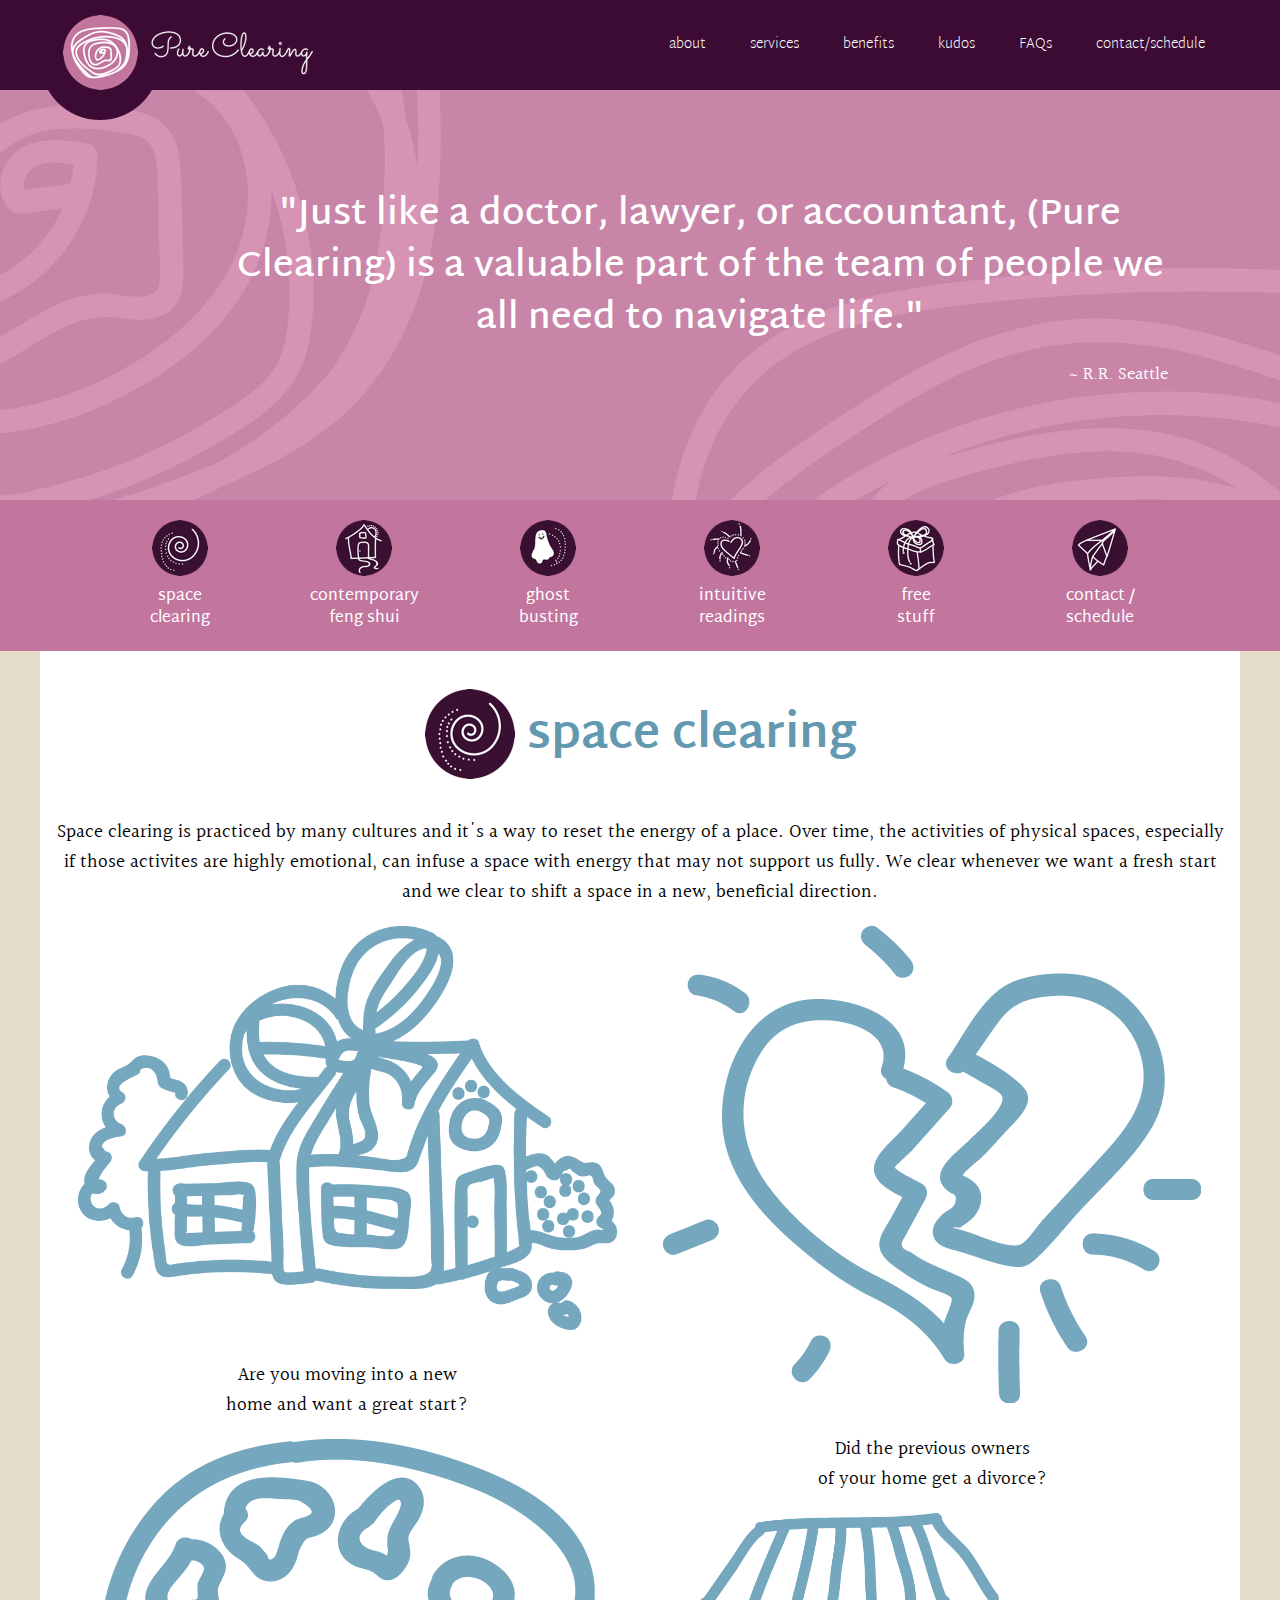
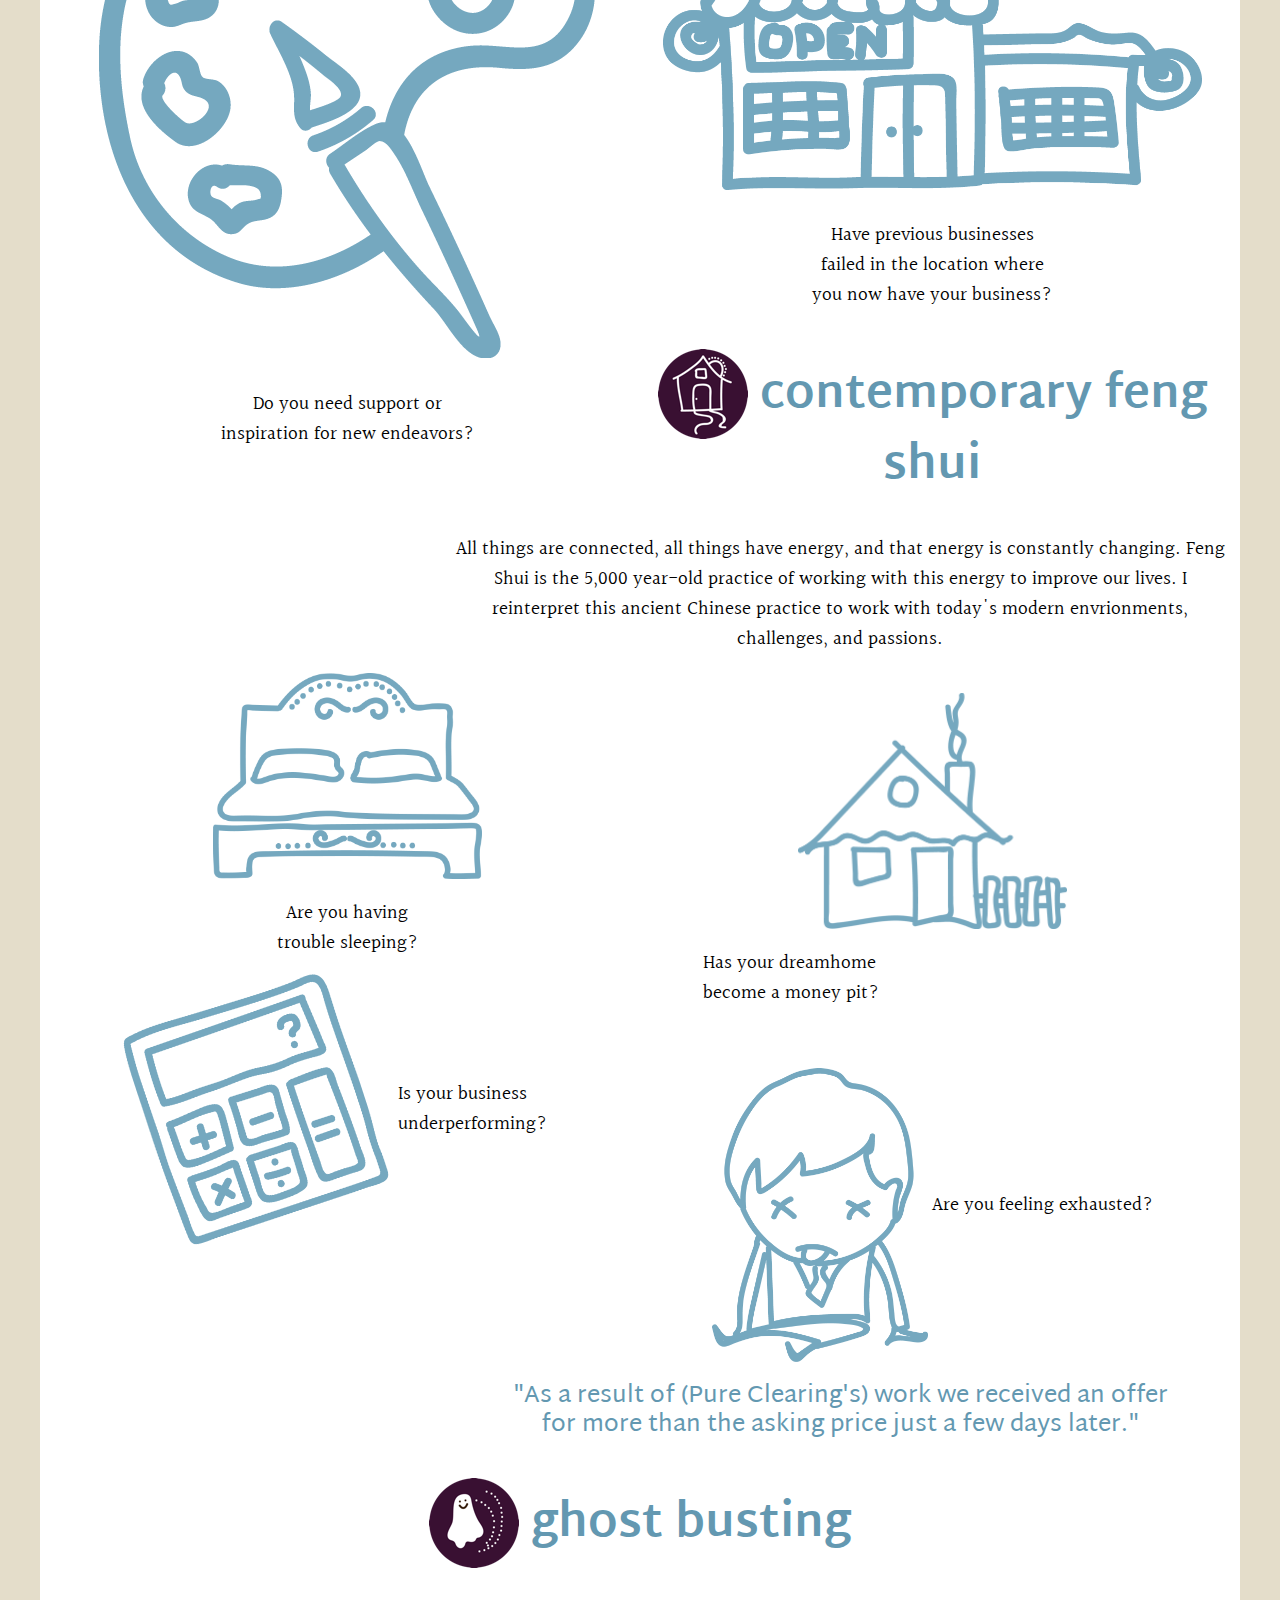
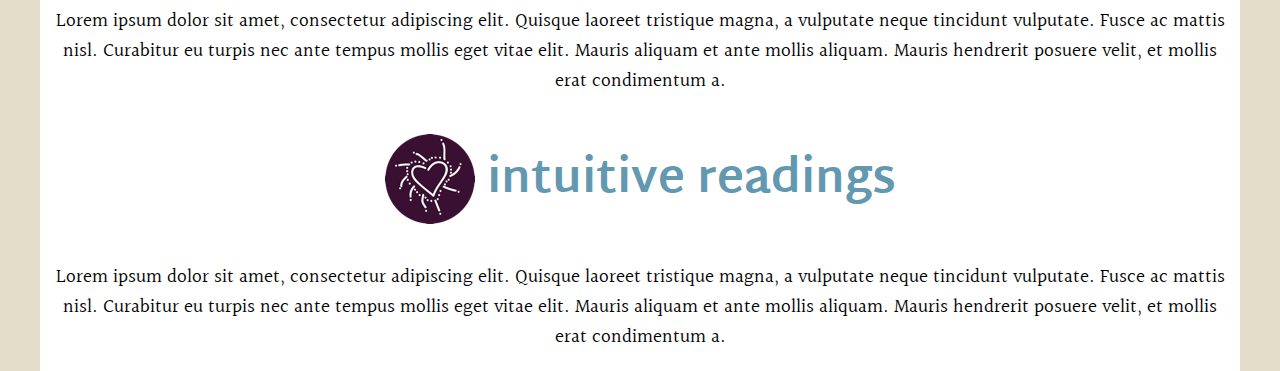
<file: index.html>
<!DOCTYPE html>
<html>
<head>
  <title>Pure Clearing</title>

  <!-- Google Fonts -->
  <link href='https://fonts.googleapis.com/css?family=Martel+Sans:400,300,600,700,800|Halant:400,300,600,500,700' rel='stylesheet' type='text/css'>
  <link rel="stylesheet" type="text/css" href="css/normalize.css">
  <link rel="stylesheet" type="text/css" href="css/style.css">
</head>
<body class="home">
  <header>
    <div class="header">
      <div class="container">
        <!-- Logo -->
        <a class="logo" href="index.html"><img src="images/logo.png"><span></span></a>
        <!-- Main Navigation -->
        <nav>
          <ul>
            <li><a href="">about</a></li>
            <li><a href="">services</a></li>
            <li><a href="">benefits</a></li>
            <li><a href="kudos.html">kudos</a></li>
            <li><a href="">FAQs</a></li>
            <li><a href="contact.html">contact/schedule</a></li>
          </ul>
        </nav>
      </div>
    </div>
    <section class="hero">
      <div class="container">
        <h1>"Just like a doctor, lawyer, or accountant, (Pure Clearing) is a valuable part of the team of people we all need to navigate life."</h1>
        <p class="byline">~ R.R. Seattle</p>
      </div>
    </section>
  </header>
  <!-- Hero -->
  <nav class="secondary-nav">
    <ul class="container">
      <li><a href="#space-clearing"><img src="images/space-clearings-plum.png">space<br>clearing</a></li>
      <li><a href="#feng-shui"><img src="images/contemporary-fs.png">contemporary<br>feng shui</a></li>
      <li><a href="#ghost-busting"><img src="images/ghost-busting-plum.png">ghost<br>busting</a></li>
      <li><a href="#intuitive-readings"><img src="images/readings-plum.png">intuitive<br>readings</a></li>
      <li><a href="free-stuff.html"><img src="images/free-stuff-dark-plum.png">free<br>stuff</a></li>
      <li><a href="contact.html"><img src="images/contact-dark-plum.png">contact /<br>schedule</a></li>
    </ul>
  </nav>
  <main class="container">
    <!-- Space Clearing -->
    <section id="space-clearing">
      <h2><img src="images/2x/space-clearings-plum.png"> space clearing</h2>
      <p>Space clearing is practiced by many cultures and it's a way to reset the energy of a place. Over time, the activities of physical spaces, especially if those activites are highly emotional, can infuse a space with energy that may not support us fully. We clear whenever we want a fresh start and we clear to shift a space in a new, beneficial direction.</p>
      <div class="one-half">
        <div class="new-house">
          <img src="images/new-house.png"/>
          <p>Are you moving into a new<br/>home and want a great start?</p>
        </div>
          <div class="inspiration">
            <img src="images/painter-palette.png"/>
            <p>Do you need support or<br/>inspiration for new endeavors?</p>
          </div>
        </div>
      <div class="one-half">
        <div class="divorce">
          <img src="images/divorce.png"/>
          <p>Did the previous owners<br/>of your home get a divorce?</p>
        </div>
        <div class="business">
          <img src="images/business.png"/>
          <p>Have previous businesses<br/>failed in the location where<br/>you now have your business?</p>
        </div>
      </div>
      
    </section>
    <!-- Contemporary Feng Shui -->
    <section id="feng-shui">
      <h2><img src="images/2x/contemporary-fs.png"> contemporary feng shui</h2>
      <p class="intro">All things are connected, all things have energy, and that energy 
is constantly changing. Feng Shui is the 5,000 year-old practice of working with this energy to improve our lives. I reinterpret this ancient Chinese practice to work with today's modern envrionments, challenges, and passions.</p>
      <div class="one-half">
        <div class="sleeping">
          <img src="images/bed2.png"/>
          <p>Are you having<br/>trouble sleeping?</p>
        </div>
        <div class="underperforming">
          <img src="images/underperforming2.png"/>
          <p>Is your business<br/>underperforming?</p>
        </div>
      </div>
      <div class="one-half">
        <div class="dreamhome">
          <img src="images/dreamhouse2.png"/>
          <p>Has your dreamhome<br/>become a money pit?</p>
        </div>
        <div class="exhausted">
          <img src="images/exhausted2.png"/>
          <p>Are you feeling exhausted?</p>
        </div>
      </div>
      <blockquote>"As a result of (Pure Clearing's) work we received an offer for more than the asking price just a few days later."<span></span></blockquote>
    </section>
    <!-- Ghost Busting -->
    <section id="ghost-busting">
      <h2><img src="images/2x/ghost-busting-plum.png"> ghost busting</h2>
      <p>Lorem ipsum dolor sit amet, consectetur adipiscing elit. Quisque laoreet tristique magna, a vulputate neque tincidunt vulputate. Fusce ac mattis nisl. Curabitur eu turpis nec ante tempus mollis eget vitae elit. Mauris aliquam et ante mollis aliquam. Mauris hendrerit posuere velit, et mollis erat condimentum a.</p>
      
    </section>
    <!-- Intuitive Readings -->
    <section id="intuitive-readings">
      <h2><img src="images/2x/readings-plum.png"> intuitive readings</h2>
      <p>Lorem ipsum dolor sit amet, consectetur adipiscing elit. Quisque laoreet tristique magna, a vulputate neque tincidunt vulputate. Fusce ac mattis nisl. Curabitur eu turpis nec ante tempus mollis eget vitae elit. Mauris aliquam et ante mollis aliquam. Mauris hendrerit posuere velit, et mollis erat condimentum a.</p>
      
    </section>
  </main>
  <footer></footer>
  <script language="javascript" type="text/javascript" src="js/jquery.js"></script>
  <script language="javascript" type="text/javascript" src="js/app.js"></script>
</body>
</html>
</file>
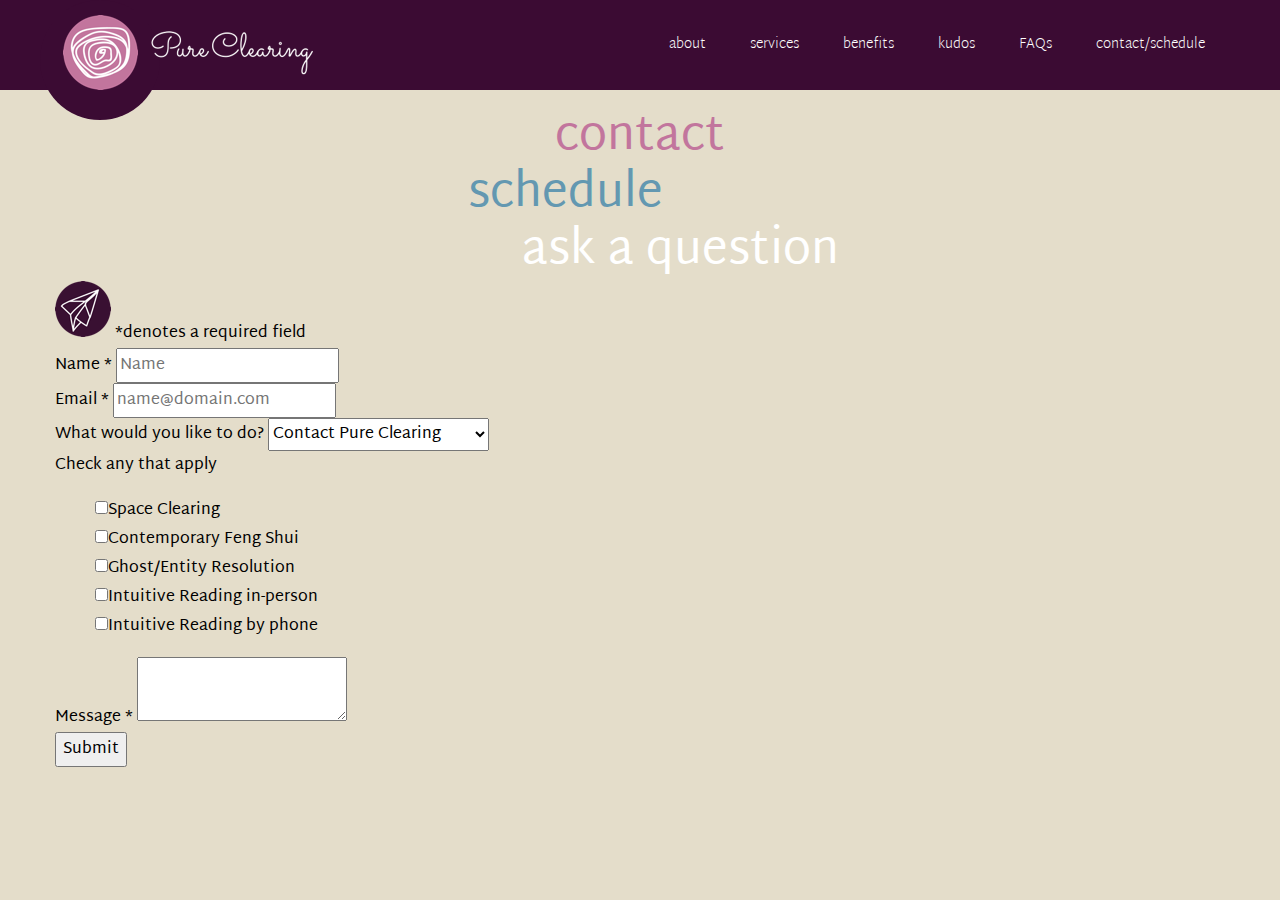
<file: contact.html>
<!DOCTYPE html>
<html>
<head>
  <title>Pure Clearing</title>

  <!-- Google Fonts -->
  <link href='https://fonts.googleapis.com/css?family=Martel+Sans:400,300,600,700,800|Halant:400,300,600,500,700' rel='stylesheet' type='text/css'>
  <link rel="stylesheet" type="text/css" href="css/normalize.css">
  <link rel="stylesheet" type="text/css" href="css/style.css">
</head>
<body>
  <header>
    <div class="header">
      <div class="container">
        <!-- Logo -->
        <a class="logo" href="index.html"><img src="images/logo.png"><span></span></a>
        <!-- Main Navigation -->
        <nav>
          <ul>
            <li><a href="">about</a></li>
            <li><a href="">services</a></li>
            <li><a href="">benefits</a></li>
            <li><a href="kudos.html">kudos</a></li>
            <li><a href="">FAQs</a></li>
            <li><a href="contact.html">contact/schedule</a></li>
          </ul>
        </nav>
      </div>
    </div>
  </header>
  <main class="container">
    <!-- Form -->
    <h2 class="contact-headline">contact</h2>
    <h2 class="schedule-headline">schedule</h2>
    <h2 class="question-headline">ask a question</h2>
    <img src="images/contact-dark-plum.png"> *denotes a required field
    <form>
      <div class="form-group">
        <label>Name *</label>
        <input type="text" placeholder="Name">
      </div>
      <div class="form-group">
        <label>Email *</label>
        <input type="email" placeholder="name@domain.com">
      </div>
      <div class="form-group">
        <label>What would you like to do?</label>
        <select>
          <option value="contact">Contact Pure Clearing</option>
          <option value="appointment">Schedule an Appointment</option>
          <option value="question">Ask a Question</option>
        </select>
      </div>
      <div class="form-group">
        <label>Check any that apply</label>
        <ul class="checkbox"> 
          <li><input type="checkbox" id="cb7" value="spaceclearing" /><label for="cb7">Space Clearing</label></li> 
          <li><input type="checkbox" id="cb8" value="fengshui" /><label for="cb8">Contemporary Feng Shui</label></li> 
          <li><input type="checkbox" id="cb9" value="ghostbusting" /><label for="cb9">Ghost/Entity Resolution</label></li> 
          <li><input type="checkbox" id="cb10" value="readinginperson" /><label for="cb10">Intuitive Reading in-person</label></li> 
          <li><input type="checkbox" id="cb11" value="readingbyphone" /><label for="cb11">Intuitive Reading by phone</label></li>
        </ul> 
      </div>
      <div class="form-group">
        <label>Message *</label>
        <textarea></textarea>
      </div>
      <div class="form-group">
        <input type="submit" name="Submit">
      </div>
    </form>
    
  </main>
  <footer></footer>
  <script language="javascript" type="text/javascript" src="js/jquery.js"></script>
  <script language="javascript" type="text/javascript" src="js/app.js"></script>
</body>
</html>
</file>
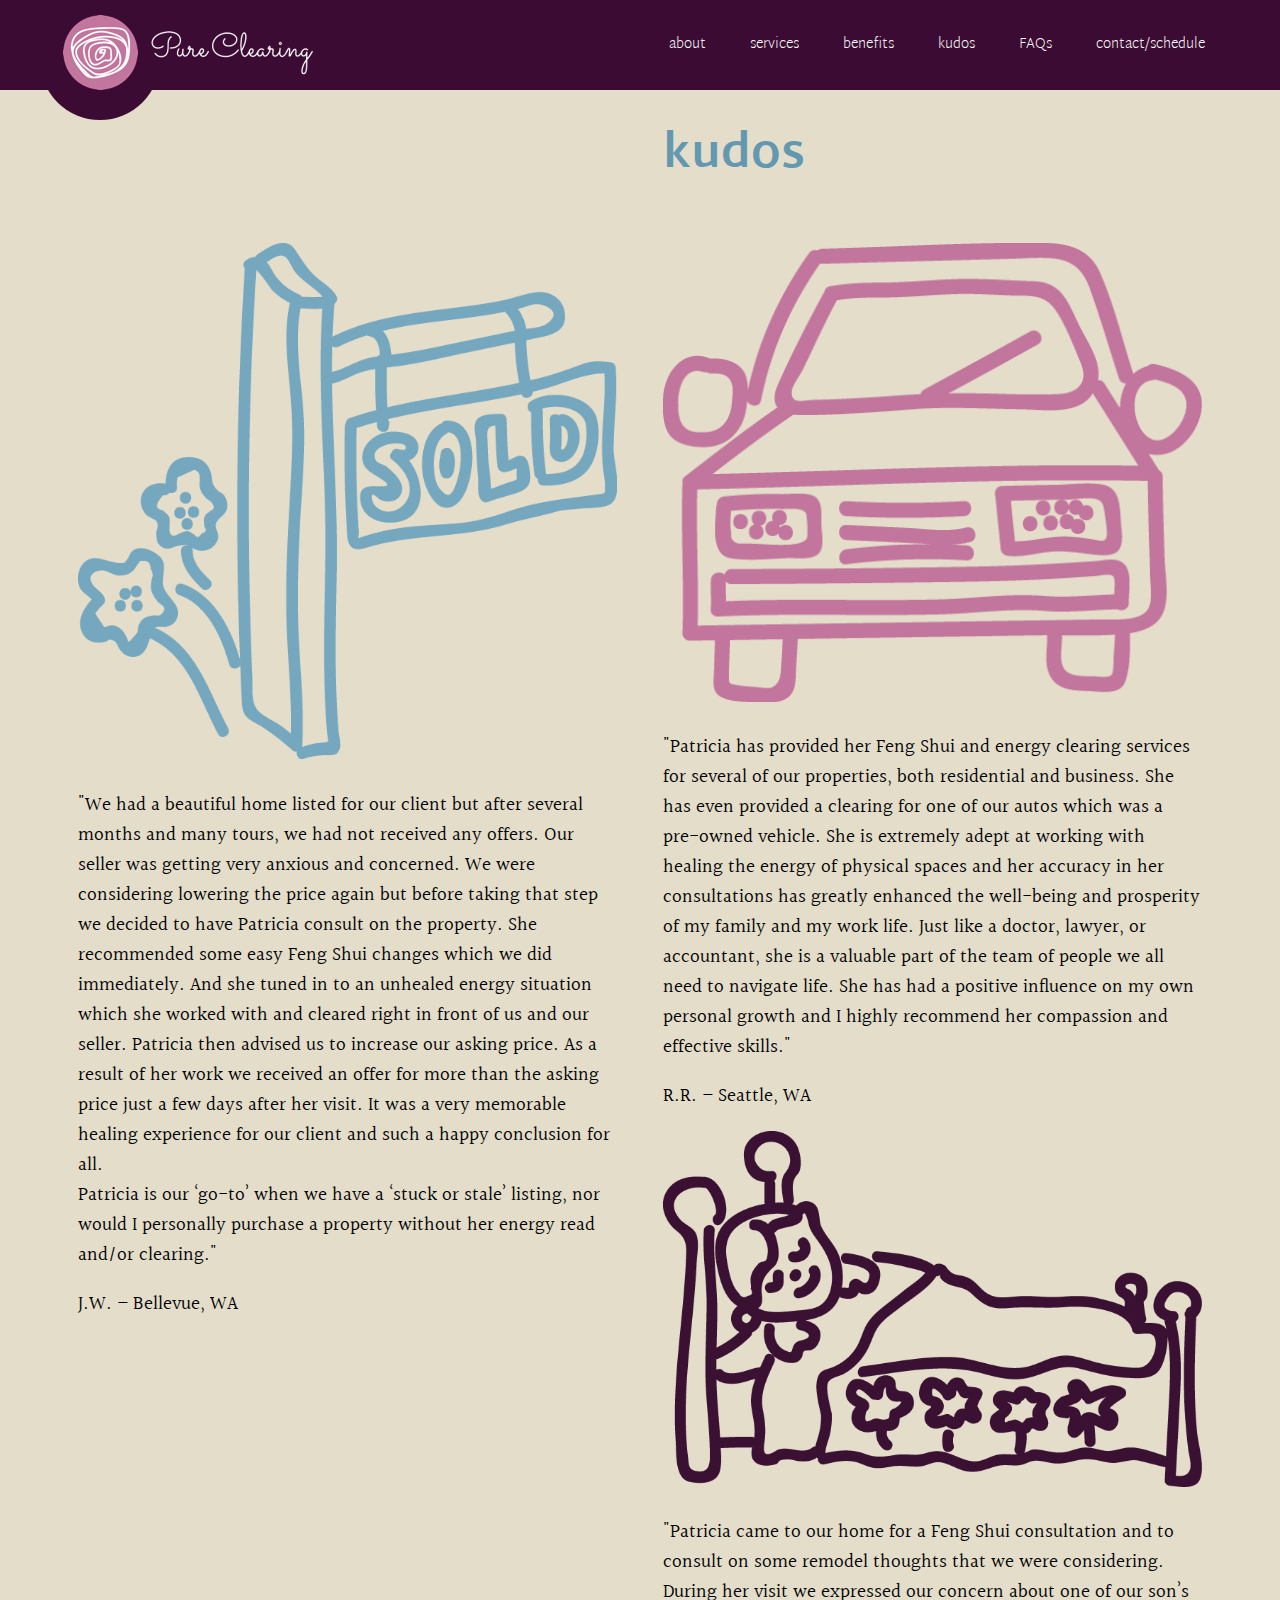
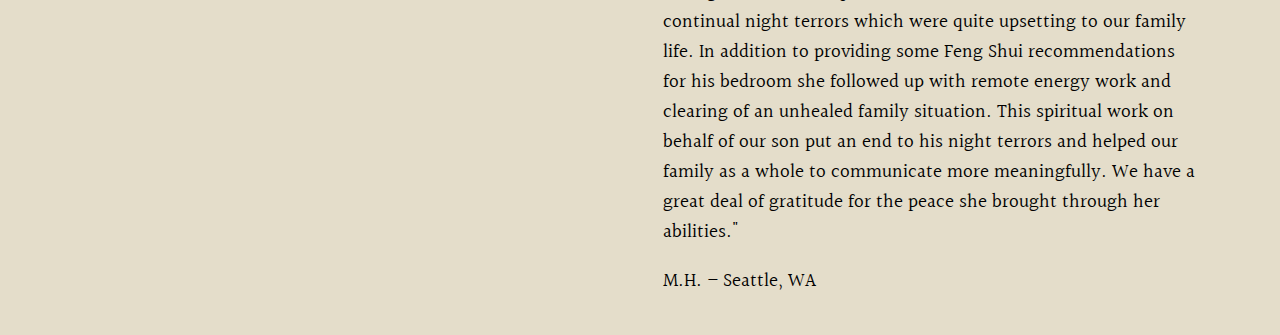
<file: kudos.html>
<!DOCTYPE html>
<html>
<head>
  <title>Pure Clearing</title>

  <!-- Google Fonts -->
  <link href='https://fonts.googleapis.com/css?family=Martel+Sans:400,300,600,700,800|Halant:400,300,600,500,700' rel='stylesheet' type='text/css'>
  <link rel="stylesheet" type="text/css" href="css/normalize.css">
  <link rel="stylesheet" type="text/css" href="css/style.css">
</head>
<body>
  <header>
    <div class="header">
      <div class="container">
        <!-- Logo -->
        <a class="logo" href="index.html"><img src="images/logo.png"><span></span></a>
        <!-- Main Navigation -->
        <nav>
          <ul>
            <li><a href="">about</a></li>
            <li><a href="">services</a></li>
            <li><a href="">benefits</a></li>
            <li><a href="kudos.html">kudos</a></li>
            <li><a href="">FAQs</a></li>
            <li><a href="contact.html">contact/schedule</a></li>
          </ul>
        </nav>
      </div>
    </div>
  </header>
  <main class="container">
    <section>
      <div class="one-half"></div>
      <div class="one-half">
        <h2>kudos</h2>
      </div>
    </section>
    <section>
      <div class="one-half">
        <img src="images/sold.png">
        <p>"We had a beautiful home listed for our client but after several months and many tours, we had not received any offers. Our seller was getting very anxious and concerned. We were considering lowering the price again but before taking that step we decided to have Patricia consult on the property. She recommended some easy Feng Shui changes which we did immediately. And she tuned in to an unhealed energy situation which she worked with and cleared right in front of us and our seller. Patricia then advised us to increase our asking price. As a result of her work we received an offer for more than the asking price just a few days after her visit. It was a very memorable healing experience for our client and such a happy conclusion for all.<br/>Patricia is our ‘go-to’ when we have a ‘stuck or stale’ listing, nor would I personally purchase a property without her energy read and/or clearing."</p>
        <p>J.W. – Bellevue, WA</p>
      </div>
      <div class="one-half">
        <img src="images/car.png">
        <p>"Patricia has provided her Feng Shui and energy clearing services for several of our properties, both residential and business. She has even provided a clearing for one of our autos which was a pre-owned vehicle. She is extremely adept at working with healing the energy of physical spaces and her accuracy in her consultations has greatly enhanced the well-being and prosperity of my family and my work life. Just like a doctor, lawyer, or accountant, she is a valuable part of the team of people we all need to navigate life. She has had a positive influence on my own personal growth and I highly recommend her compassion and effective skills."</p>
        <p>R.R. – Seattle, WA</p>
        
        <img src="images/boy-sleeping.png">
        <p>"Patricia came to our home for a Feng Shui consultation and to consult on some remodel thoughts that we were considering. During her visit we expressed our concern about one of our son’s continual night terrors which were quite upsetting to our family life. In addition to providing some Feng Shui recommendations for his bedroom she followed up with remote energy work and clearing of an unhealed family situation. This spiritual work on behalf of our son put an end to his night terrors and helped our family as a whole to communicate more meaningfully. We have a great deal of gratitude for the peace she brought through her abilities."</p>
        <p>M.H. – Seattle, WA</p>
      </div>
    </section>
    
  </main>
  <footer></footer>
  <script language="javascript" type="text/javascript" src="js/jquery.js"></script>
  <script language="javascript" type="text/javascript" src="js/app.js"></script>
</body>
</html>
</file>
<file: css/style.css>
html, body {
  overflow-x:hidden;
}
body {
  background:#E4DDCA;
  font-family: "Martel Sans", Helvetica, Arial, sans-serif;
}
p {
  font-family: "Halant", Georgia, Times, serif;
  font-size:1.2em;
}
a {
  color:#fff;
  text-decoration: none;
}
/* GRID */
.container {
  margin-right: auto;
  margin-left: auto;
  padding-left: 15px;
  padding-right: 15px;
  position: relative;
}
.container:before,
.container:after {
  content: " ";
  display: table;
}
.container:after {
  clear:both;
}
.one-half, .one-third, .one-fourth {
  width:96%;
  float:left;
  position: relative;
  min-height: 1px;
  margin: 0 2% 20px;
}

@media (min-width: 768px) {
  .container {
    width: 750px;
  }
}
@media (min-width: 992px) {
  .container {
    width:970px;
  }
  .one-half {
    width:46%;
  }
  .one-third {
    width: 29.33333%;
  }
  .one-fourth {
    width:21%;
  }
}
@media (min-width: 1200px) {
  .container {
    width:1170px;
  }
}
.home header {
  height: 500px;
}
.header {
  background:#3B0B33;
  padding:10px;
  z-index: 100;
  height: 70px;
}
.logo {
  display: inline-block;
}
.logo img {
  z-index: 2;
  position: absolute;
  top: 5px;
  left: 23px;
}
.logo span {
  background:#3B0B33;
  position:absolute;
  width:120px;
  height:120px;
  border-radius: 50%;
  z-index: 1;
  left:0;
  top:-10px;
}
.header nav {
  display: inline-block;
  float:right;
}
nav ul {
  list-style-type: none;
  padding:0;
  margin:0;
}
.header nav ul li {
  display: inline-block;
  margin: 20px;
}
.header nav ul li a {
  font-size: 14px;
  color: #FFFFFF;
  line-height: 25px;
  font-weight: 100;
}
.hero {
  background:url('../images/bg.jpg') top center no-repeat;
  background-size:cover;
  text-align: center;
  color:#fff;
  padding:100px;
  height: 250px;
}
.hero h1 {
  font-size: 36px;
  line-height: 52px;
  font-weight: 600;
  width:80%;
  margin:0 auto;
}
.hero p.byline {
  font-size: 18px;
  color: #FFFFFF;
  line-height: 57px;
  width:80%;
  margin:0 auto;
  text-align: right;
}
.home main {
  background: #FFF;
  text-align: center;
}
main h2 {
  font-weight: 700;
  font-size: 46px;
  color: #6398B1;
  line-height: 57px;
  vertical-align: middle;
}
main h2 img {
  vertical-align: middle;
}
.secondary-nav {
  background:#C2759D;
  text-align: center;
}
.secondary-nav-scrolled {
  position: fixed;
  width: 100%;
  top: 0;
  z-index: 100;
}
.secondary-nav ul li {
  display: inline-block;
  margin:0;
  padding:20px;
  width:140px;
  line-height: 1.4;
}
.secondary-nav ul li:hover {
  background:#fff;
  color:#C2759D;
}
.secondary-nav ul li:hover a {
  color:#C2759D;
}
.secondary-nav ul li a img {
  display: block;
  text-align: center;
  margin:0 auto 10px;
}
.form-group ul li {
  list-style-type: none;
}

blockquote {
  font-size: 24px;
  color: #6398B1;
  line-height: 29px;
  font-weight: 400;
  padding-left: 400px;
  display: block;
}
.intro {
  padding-left:400px;
}
.contact-headline, .schedule-headline, .question-headline {
  margin: 0;
  text-align:center;
  font-weight: 400;
}
.contact-headline { color:#C2759D; margin-top: 20px; }
.schedule-headline { color:#6398B1; margin-left:-150px; }
.question-headline { color:#FFFFFF; margin-right:-80px;}

.one-half img {
  max-width:100%;
  height:auto;
}
.sleeping img {
  width:50%;
  height:auto;
  display: block;
  margin:0 auto;
  text-align: center;
}
.sleeping p {
  display: block;
  text-align: center;
  margin-bottom: 40px;
}

.underperforming img {
  width: 40%;
  height: auto;
  -ms-transform: rotate(342deg); /* IE 9 */
  -webkit-transform: rotate(342deg); /* Chrome, Safari, Opera */
  transform: rotate(342deg);
  display: inline-block;
  vertical-align: middle;
}
.underperforming p {
  display: inline-block;
  vertical-align: middle;
  text-align: left;
  margin-left: 30px;
}

.dreamhome img {
  width: 50%;
  height: auto;
  display: block;
  margin:20px auto 0;
  text-align: center;
}
.dreamhome p {
  text-align: left;
  margin-left: 40px;
  margin-bottom: 40px;
}

.exhausted img {
  width: 40%;
  height: auto;
  margin:20px 0 0;
  display: inline-block;
  vertical-align: middle;
}
.exhausted p {
  display: inline-block;
  vertical-align: middle;
  text-align: left;
}
</file>
